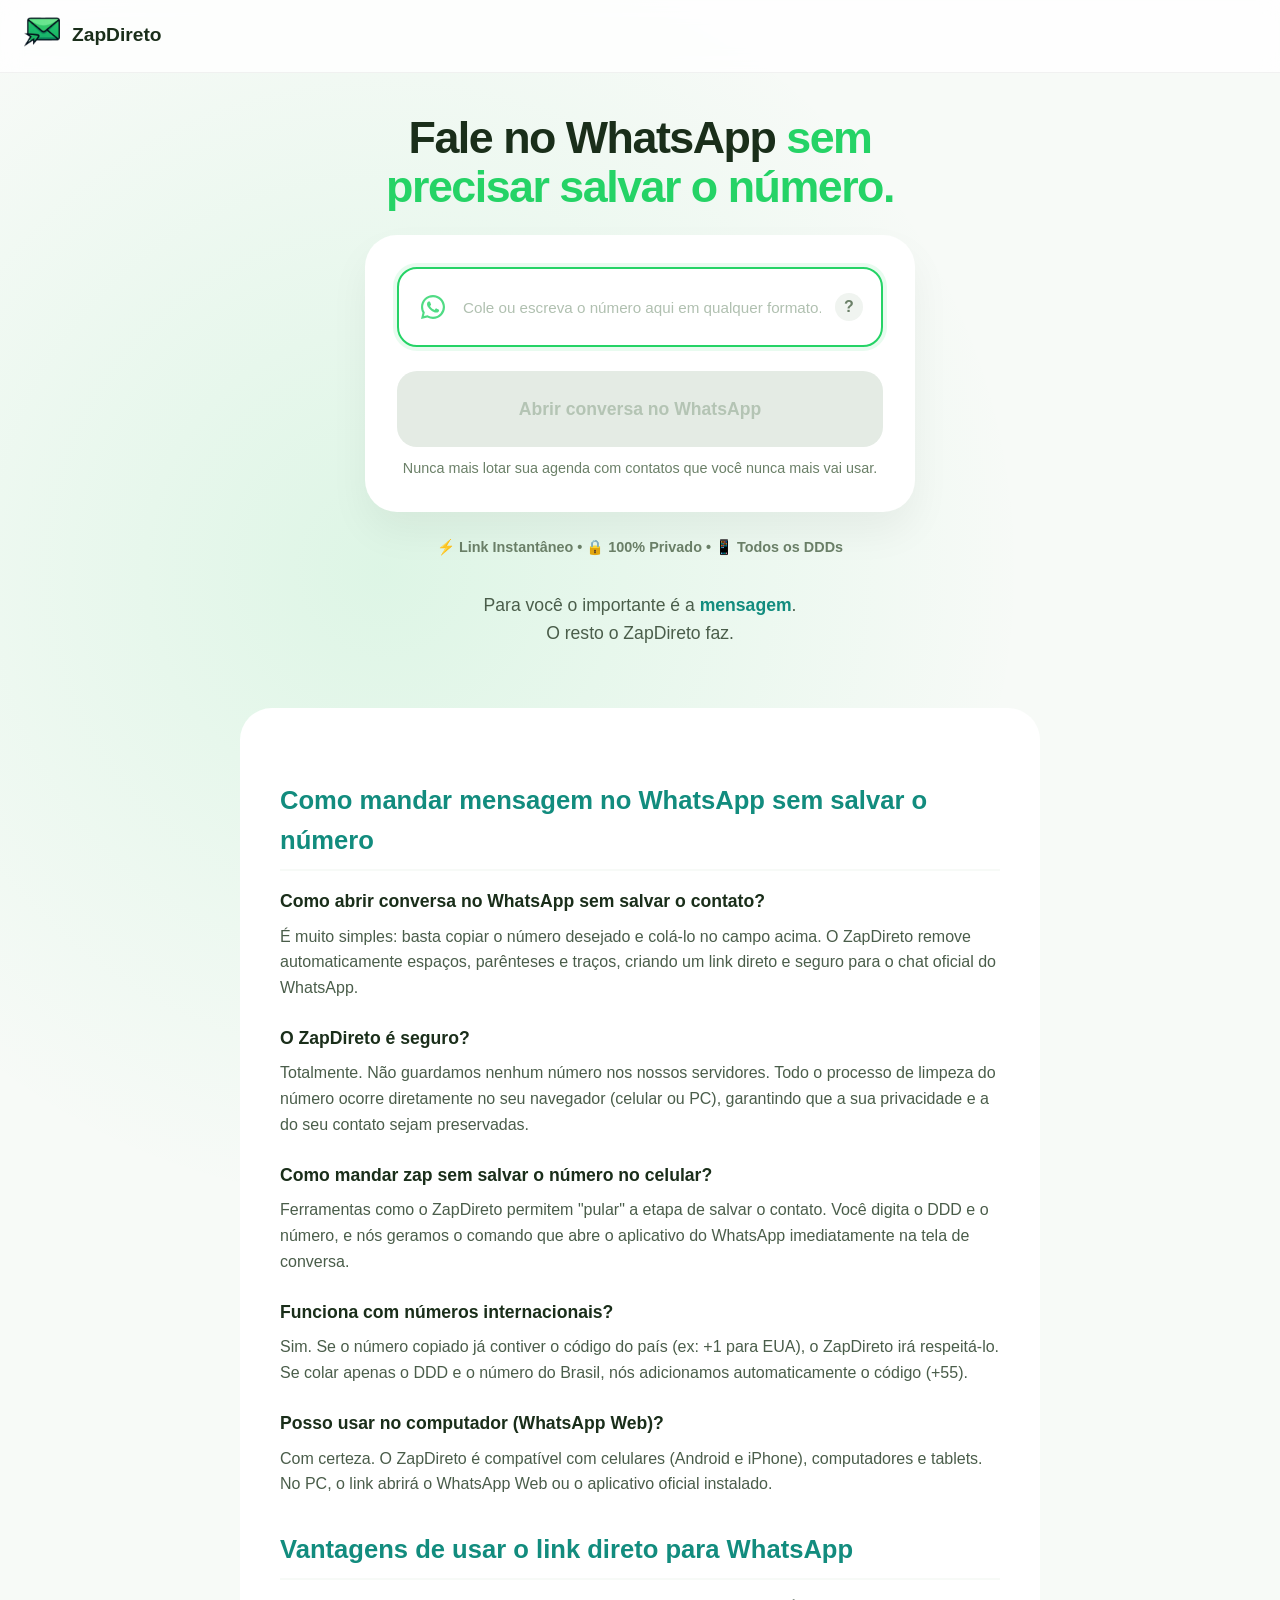
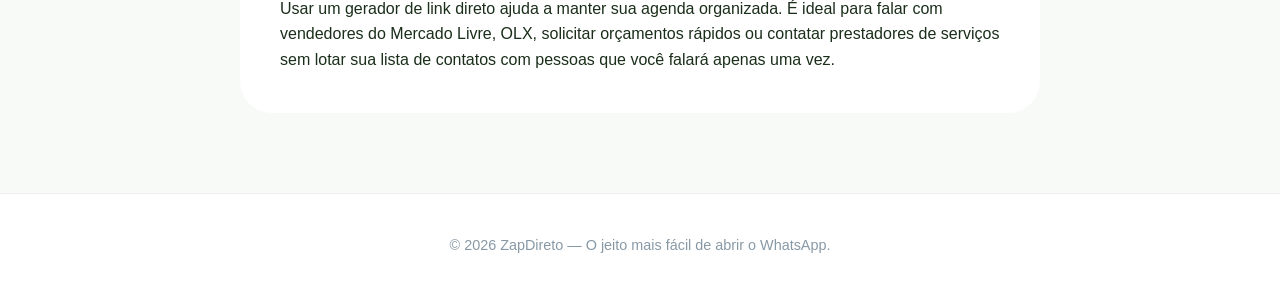
<file: index.html>
<!DOCTYPE html>
<html lang="pt-BR">

<head>
    <meta charset="UTF-8">
    <meta name="viewport" content="width=device-width, initial-scale=1.0">

    <!-- SEO Primário -->
    <title>ZapDireto — Iniciar conversa no WhatsApp sem salvar o contato</title>
    <meta name="description" content="A forma mais fácil de enviar mensagens no WhatsApp sem salvar o número. Copie e cole em qualquer formato, o ZapDireto organiza tudo sozinho e abre o chat na hora.">
    <meta name="keywords" content="whatsapp sem salvar, link whatsapp, zap direto, abrir conversa whatsapp, gerar link whatsapp, colar numero whatsapp, mandar zap sem salvar">
    <meta name="author" content="ZapDireto">
    <meta name="robots" content="index, follow">
    <link rel="canonical" href="https://zapdireto.github.io/">

    <!-- Preconnect: Acelera a abertura do WhatsApp -->
    <link rel="preconnect" href="https://api.whatsapp.com">
    <link rel="preconnect" href="https://wa.me">

    <!-- Open Graph / Facebook -->
    <meta property="og:type" content="website">
    <meta property="og:url" content="https://zapdireto.github.io/">
    <meta property="og:title" content="ZapDireto — Fale no WhatsApp sem salvar o número">
    <meta property="og:description" content="Copie e cole o número em qualquer formato e inicie a conversa na hora, sem lotar sua agenda.">
    <meta property="og:image" content="favicon/web-app-manifest-512.png">

    <!-- Favicons -->
    <link rel="shortcut icon" href="favicon/favicon.ico" type="image/x-icon">
    <link rel="icon" type="image/png" sizes="96x96" href="favicon/favicon-96x96.png">
    <link rel="icon" type="image/svg+xml" href="favicon/favicon.svg">
    <link rel="apple-touch-icon" sizes="180x180" href="favicon/apple-touch-icon.png">
    <link rel="manifest" href="favicon/site.webmanifest">
    <meta name="theme-color" content="#25D366">

    <!-- JSON-LD: WebApp + FAQPage (Combo para dominar a busca) -->
    <script type="application/ld+json">
    [
      {
        "@context": "https://schema.org",
        "@type": "WebApplication",
        "name": "ZapDireto",
        "url": "https://zapdireto.github.io/",
        "description": "Ferramenta gratuita para abrir conversas no WhatsApp sem salvar o número. Aceita números com espaços, traços e parênteses.",
        "applicationCategory": "CommunicationApplication",
        "operatingSystem": "All",
        "offers": { "@type": "Offer", "price": "0", "priceCurrency": "BRL" }
      },
      {
        "@context": "https://schema.org",
        "@type": "FAQPage",
        "mainEntity": [
          {
            "@type": "Question",
            "name": "Como mandar WhatsApp para quem não é contato?",
            "acceptedAnswer": {
              "@type": "Answer",
              "text": "Basta copiar o número com DDD, colar no ZapDireto e clicar em iniciar conversa. O site limpa o número e abre o chat oficial sem precisar salvar na agenda."
            }
          },
          {
            "@type": "Question",
            "name": "O ZapDireto é seguro?",
            "acceptedAnswer": {
              "@type": "Answer",
              "text": "Sim, é 100% seguro. O ZapDireto não salva números nem mensagens. Todo o processo ocorre no seu navegador e o link redireciona para o WhatsApp oficial."
            }
          }
        ]
      }
    ]
    </script>

    <style>
        :root {
            --primary: #25D366;
            --primary-dark: #128C7E;
            --text-dark: #1a2e1a;
            --bg-light: #f7faf7;
        }

        * { box-sizing: border-box; margin: 0; padding: 0; }

        body {
            font-family: -apple-system, BlinkMacSystemFont, "Segoe UI", Roboto, Arial, sans-serif;
            background: radial-gradient(circle at 30% 30%, rgba(37,211,102,0.12), transparent 40%), var(--bg-light);
            color: var(--text-dark);
            min-height: 100vh;
            display: flex;
            flex-direction: column;
            line-height: 1.6;
        }

        .header {
            display: flex; align-items: center; gap: 12px; padding: 14px 24px;
            background: rgba(255, 255, 255, 0.8); backdrop-filter: blur(10px);
            border-bottom: 1px solid rgba(0,0,0,0.05); position: sticky; top: 0; z-index: 100;
        }

        .brand-name { font-size: 1.2rem; font-weight: 800; }

        .main { flex: 1; display: flex; flex-direction: column; align-items: center; padding: 40px 20px; }

        .hero-section { width: 100%; max-width: 550px; text-align: center; margin-bottom: 40px; }

        .hero-title { font-size: 2.8rem; font-weight: 800; letter-spacing: -1.5px; line-height: 1.1; margin-bottom: 24px; }
        .hero-title span { color: var(--primary); }

        .form-card { background: white; padding: 32px; border-radius: 32px; box-shadow: 0 20px 40px rgba(0,0,0,0.05); margin-bottom: 24px; position: relative; }

        .input-wrapper { position: relative; margin-bottom: 24px; }

        .input {
            width: 100%; height: 80px; border-radius: 20px; border: 2.5px solid #e1e8e1;
            font-size: 1.1rem; font-weight: 600; padding: 0 60px 0 64px; outline: none; transition: all 0.3s ease;
            color: var(--text-dark);
        }

        .input::placeholder { color: #b0c0b0; font-weight: 500; font-size: 0.95rem; }

        .input:focus { border-color: var(--primary); box-shadow: 0 0 0 4px rgba(37, 211, 102, 0.1); }
        .input.valid { border-color: var(--primary); background: #fafffa; }

        .input-icon { position: absolute; left: 24px; top: 50%; transform: translateY(-50%); width: 24px; fill: var(--primary); opacity: 0.8; }

        .help-btn {
            position: absolute; right: 20px; top: 50%; transform: translateY(-50%);
            width: 28px; height: 28px; background: #f0f4f0; border: none; border-radius: 50%;
            color: #6b8068; font-weight: bold; font-size: 16px; cursor: pointer;
            display: flex; align-items: center; justify-content: center; z-index: 10;
        }

        .tooltip {
            position: absolute; bottom: calc(100% + 15px); right: 0; width: 280px;
            background: var(--text-dark); color: white; padding: 16px; border-radius: 16px;
            font-size: 0.9rem; opacity: 0; visibility: hidden; transform: translateY(10px);
            transition: all 0.3s ease; z-index: 20; text-align: left;
        }

        .tooltip.active { opacity: 1; visibility: visible; transform: translateY(0); }

        .submit-btn {
            width: 100%; height: 76px; border: none; border-radius: 20px;
            background: linear-gradient(135deg, var(--primary), var(--primary-dark));
            color: white; font-size: 1.1rem; font-weight: 800; cursor: pointer;
            box-shadow: 0 12px 30px rgba(37, 211, 102, 0.3); transition: all 0.2s;
        }

        .submit-btn:disabled { background: #e4ebe4; color: #b4c4b4; box-shadow: none; cursor: not-allowed; }

        .philosophy-msg { font-size: 1.1rem; color: #4a5d4a; font-weight: 500; margin-top: 32px; }
        .philosophy-msg strong { color: var(--primary-dark); font-weight: 700; }

        .trust-badges { color: #6b8068; font-weight: 700; font-size: 0.9rem; margin-top: 10px; }

        .seo-content { width: 100%; max-width: 800px; background: white; padding: 40px; border-radius: 32px; margin-top: 20px; text-align: left; }
        .seo-content h2 { color: var(--primary-dark); margin: 32px 0 16px; font-size: 1.6rem; border-bottom: 2px solid var(--bg-light); padding-bottom: 8px; }
        
        .faq-block { margin-bottom: 24px; }
        .faq-block h3 { font-size: 1.1rem; color: var(--text-dark); margin-bottom: 8px; font-weight: 700; }
        .faq-block p { color: #4a5d4a; font-size: 1rem; margin-bottom: 16px; }

        .footer { padding: 40px 20px; text-align: center; font-size: 0.9rem; color: #8899a6; background: white; border-top: 1px solid #eee; margin-top: 40px; }

        @media (max-width: 600px) { .hero-title { font-size: 2.2rem; } .seo-content { padding: 24px; border-radius: 0; } }
    </style>
</head>

<body>

    <header class="header">
        <div class="logo">
            <img src="favicon/favicon-96x96.png" alt="ZapDireto - Abrir WhatsApp sem salvar" width="36" height="36">
        </div>
        <p class="brand-name">ZapDireto</p>
    </header>

    <main class="main">
        <section class="hero-section">
            
            <h1 class="hero-title">Fale no WhatsApp <span>sem precisar salvar o número.</span></h1>
            
            <div class="form-card">
                <form id="form" aria-label="Gerador de link para WhatsApp">
                    <div class="input-wrapper">
                        <div id="tooltip" class="tooltip">
                            <strong>Pode copiar e colar aqui!</strong><br>
                            Não se preocupe com espaços, parênteses ou traços. O ZapDireto limpa tudo e abre a conversa na hora.
                        </div>

                        <svg class="input-icon" viewBox="0 0 24 24" aria-hidden="true">
                            <path d="M17.472 14.382c-.297-.149-1.758-.867-2.03-.967-.273-.099-.471-.148-.67.15-.197.297-.767.966-.94 1.164-.173.199-.347.223-.644.075-.297-.15-1.255-.463-2.39-1.475-.883-.788-1.48-1.761-1.653-2.059-.173-.297-.018-.458.13-.606.134-.133.298-.347.446-.52.149-.174.198-.298.298-.497.099-.198.05-.371-.025-.52-.075-.149-.669-1.612-.916-2.207-.242-.579-.487-.5-.669-.51-.173-.008-.371-.01-.57-.01-.198 0-.52.074-.792.372-.272.297-1.04 1.016-1.04 2.479 0 1.462 1.065 2.875 1.213 3.074.149.198 2.096 3.2 5.077 4.487.709.306 1.262.489 1.694.625.712.227 1.36.195 1.871.118.571-.085 1.758-.719 2.006-1.413.248-.694.248-1.289.173-1.413-.074-.124-.272-.198-.57-.347z" />
                            <path d="M12 0C5.373 0 0 5.373 0 12c0 2.123.554 4.118 1.528 5.847L0 24l6.335-1.501A11.943 11.943 0 0012 24c6.627 0 12-5.373 12-12S18.627 0 12 0zm0 21.818a9.818 9.818 0 01-5.028-1.38l-.36-.214-3.76.891.952-3.653-.234-.374A9.818 9.818 0 1112 21.818z" />
                        </svg>
                        
                        <input id="phone" class="input" type="tel" placeholder="Cole ou escreva o número aqui em qualquer formato..." aria-label="Digite o número de celular" inputmode="numeric" autocomplete="off" autofocus>
                        
                        <button type="button" id="help-btn" class="help-btn" aria-label="Mais informações">?</button>
                    </div>

                    <button id="submit" class="submit-btn" disabled>
                        Abrir conversa no WhatsApp
                    </button>

                    <p style="font-size:0.9rem; color:#6b8068; margin-top:10px;">
                        Nunca mais lotar sua agenda com contatos que você nunca mais vai usar.
                    </p>
                </form>
            </div>
            
            <p class="trust-badges">⚡ Link Instantâneo • 🔒 100% Privado • 📱 Todos os DDDs</p>

            <div class="philosophy-msg">
                Para você o importante é a <strong>mensagem</strong>.<br>O resto o ZapDireto faz.
            </div>
        </section>

        <section class="seo-content">
            <h2>Como mandar mensagem no WhatsApp sem salvar o número</h2>
            
            <div class="faq-block">
                <h3>Como abrir conversa no WhatsApp sem salvar o contato?</h3>
                <p>É muito simples: basta copiar o número desejado e colá-lo no campo acima. O ZapDireto remove automaticamente espaços, parênteses e traços, criando um link direto e seguro para o chat oficial do WhatsApp.</p>
            </div>

            <div class="faq-block">
                <h3>O ZapDireto é seguro?</h3>
                <p>Totalmente. Não guardamos nenhum número nos nossos servidores. Todo o processo de limpeza do número ocorre diretamente no seu navegador (celular ou PC), garantindo que a sua privacidade e a do seu contato sejam preservadas.</p>
            </div>

            <div class="faq-block">
                <h3>Como mandar zap sem salvar o número no celular?</h3>
                <p>Ferramentas como o ZapDireto permitem "pular" a etapa de salvar o contato. Você digita o DDD e o número, e nós geramos o comando que abre o aplicativo do WhatsApp imediatamente na tela de conversa.</p>
            </div>

            <div class="faq-block">
                <h3>Funciona com números internacionais?</h3>
                <p>Sim. Se o número copiado já contiver o código do país (ex: +1 para EUA), o ZapDireto irá respeitá-lo. Se colar apenas o DDD e o número do Brasil, nós adicionamos automaticamente o código (+55).</p>
            </div>

            <div class="faq-block">
                <h3>Posso usar no computador (WhatsApp Web)?</h3>
                <p>Com certeza. O ZapDireto é compatível com celulares (Android e iPhone), computadores e tablets. No PC, o link abrirá o WhatsApp Web ou o aplicativo oficial instalado.</p>
            </div>

            <h2>Vantagens de usar o link direto para WhatsApp</h2>
            <p>Usar um gerador de link direto ajuda a manter sua agenda organizada. É ideal para falar com vendedores do Mercado Livre, OLX, solicitar orçamentos rápidos ou contatar prestadores de serviços sem lotar sua lista de contatos com pessoas que você falará apenas uma vez.</p>
        </section>
    </main>

    <footer class="footer">
        <p>© <script>document.write(new Date().getFullYear())</script> ZapDireto — O jeito mais fácil de abrir o WhatsApp.</p>
    </footer>

    <script>
        const phoneInput = document.getElementById("phone");
        const submitBtn = document.getElementById("submit");
        const form = document.getElementById("form");
        const helpBtn = document.getElementById("help-btn");
        const tooltip = document.getElementById("tooltip");

        helpBtn.addEventListener("click", (e) => {
            e.stopPropagation();
            tooltip.classList.toggle("active");
        });

        document.addEventListener("click", () => {
            tooltip.classList.remove("active");
        });

        function cleanNumber(number) {
            let n = number.replace(/\D/g, "");
            if (n.length === 10 || n.length === 11) {
                n = "55" + n;
            }
            return n;
        }

        function formatForDisplay(number) {
            let n = number.replace(/\D/g, "");
            if (n.length === 11) {
                return `(${n.substring(0,2)}) ${n.substring(2,7)}-${n.substring(7)}`;
            } else if (n.length === 10) {
                return `(${n.substring(0,2)}) ${n.substring(2,6)}-${n.substring(6)}`;
            }
            return number;
        }

        function isValid(number) {
            const cleaned = number.replace(/\D/g, "");
            return cleaned.length >= 10;
        }

        const updateUI = () => {
            const value = phoneInput.value;
            const valid = isValid(value);
            submitBtn.disabled = !valid;
            phoneInput.classList.toggle("valid", valid);

            if (valid) {
                const display = formatForDisplay(value);
                submitBtn.textContent = `Falar com ${display}`;
            } else {
                submitBtn.textContent = "Abrir conversa no WhatsApp";
            }
        };

        phoneInput.addEventListener("input", updateUI);

        form.addEventListener("submit", (e) => {
            e.preventDefault();
            if (!isValid(phoneInput.value)) return;

            submitBtn.textContent = "Abrindo o WhatsApp...";
            const number = cleanNumber(phoneInput.value);
            
            setTimeout(() => {
                window.location.href = `https://wa.me/${number}`;
            }, 150);
        });
    </script>
</body>
</html>
</file>
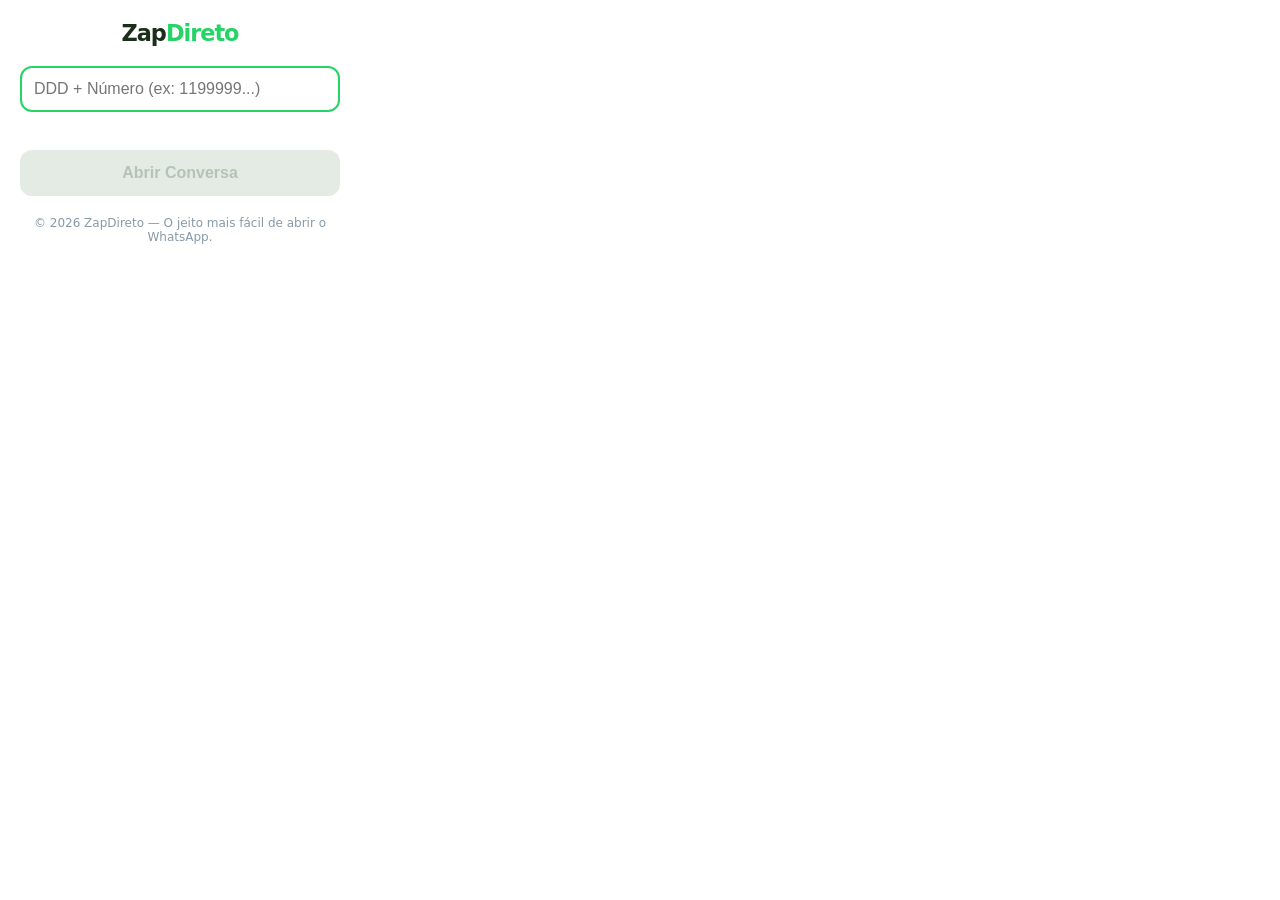
<file: ZapDireto-Extension/popup.html>
<!DOCTYPE html>
<html lang="pt-BR">
<head>
    <meta charset="UTF-8">
    <link rel="stylesheet" href="styles.css">
</head>
<body>
    <div class="container">
        <header>
            <span class="logo-text">Zap<span>Direto</span></span>
        </header>

        <div class="input-group">
            <input type="tel" id="phone" placeholder="DDD + Número (ex: 1199999...)" autofocus>
            <p id="display-number" class="display-text"></p>
        </div>

        <button id="submit" disabled>Abrir Conversa</button>
        
        <footer>
            © 2026 ZapDireto — O jeito mais fácil de abrir o WhatsApp.
        </footer>
    </div>
    <script src="popup.js"></script>
</body>
</html>
</file>
<file: ZapDireto-Extension/styles.css>
:root {
    --primary: #25D366;
    --primary-dark: #128C7E;
    --bg: #ffffff;
    --text: #1a2e1a;
}

body {
    font-family: -apple-system, system-ui, sans-serif;
    width: 320px;
    margin: 0;
    padding: 20px;
    background-color: var(--bg);
    color: var(--text);
}

.container {
    display: flex;
    flex-direction: column;
    gap: 15px;
}

header {
    text-align: center;
    margin-bottom: 5px;
}

.logo-text {
    font-weight: 800;
    font-size: 1.4rem;
    letter-spacing: -1px;
}

.logo-text span {
    color: var(--primary);
}

.input-group {
    display: flex;
    flex-direction: column;
    gap: 5px;
}

input {
    width: 100%;
    padding: 12px;
    border: 2px solid #e1e8e1;
    border-radius: 12px;
    font-size: 1rem;
    outline: none;
    box-sizing: border-box;
    transition: border-color 0.2s;
}

input:focus {
    border-color: var(--primary);
}

.display-text {
    font-size: 0.85rem;
    color: #6b8068;
    height: 18px;
    margin: 0;
    font-weight: 600;
    text-align: center;
}

button {
    width: 100%;
    padding: 14px;
    background: linear-gradient(135deg, var(--primary), var(--primary-dark));
    color: white;
    border: none;
    border-radius: 12px;
    font-weight: 700;
    font-size: 1rem;
    cursor: pointer;
    box-shadow: 0 4px 12px rgba(37, 211, 102, 0.2);
    transition: opacity 0.2s, transform 0.1s;
}

button:disabled {
    background: #e4ebe4;
    color: #b4c4b4;
    box-shadow: none;
    cursor: not-allowed;
}

button:active:not(:disabled) {
    transform: scale(0.98);
}

footer {
    font-size: 0.75rem;
    text-align: center;
    color: #8899a6;
    margin-top: 5px;
}
</file>
